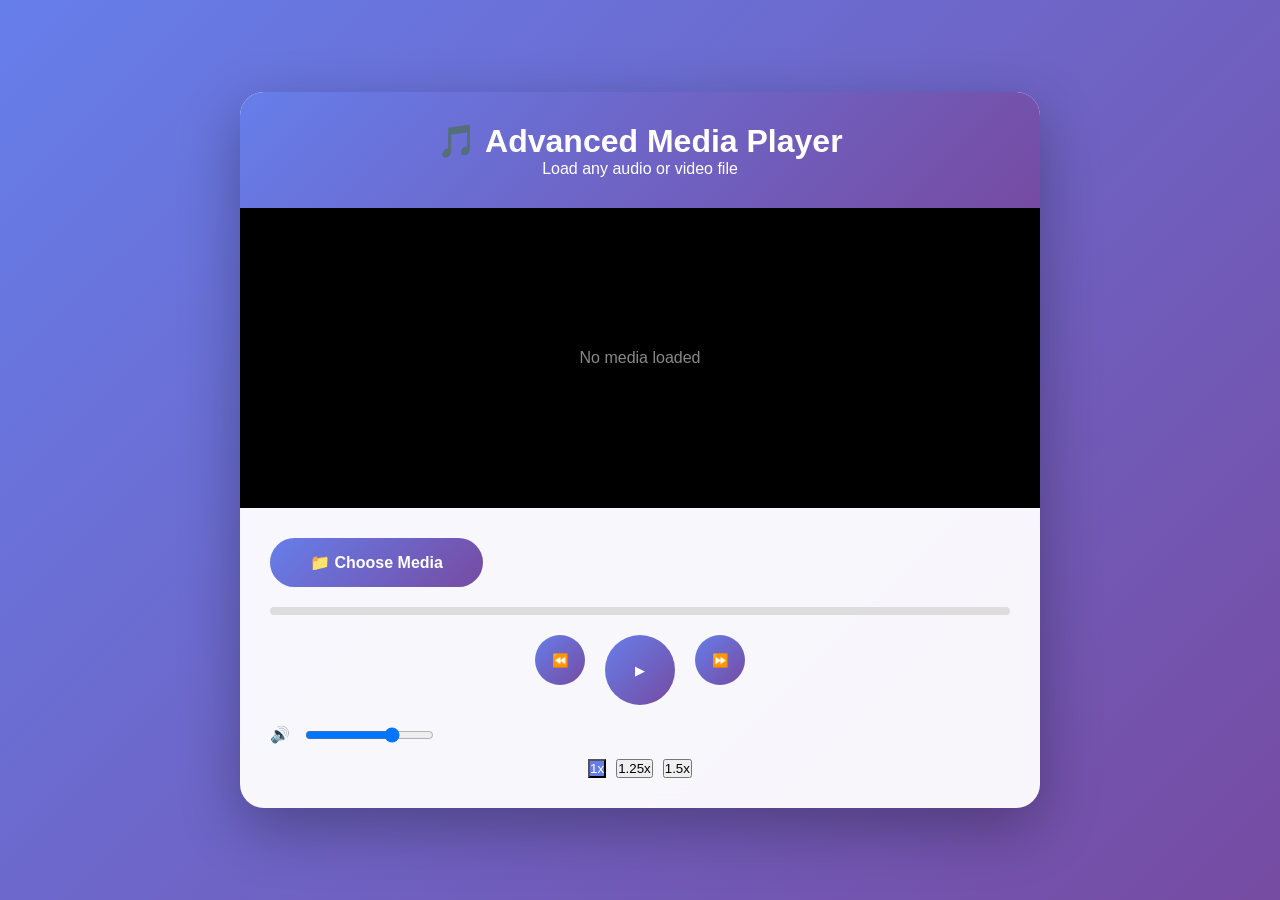
<file: Media player/index.html>
<!DOCTYPE html>
<html lang="en">

<head>
    <meta charset="UTF-8">
    <meta name="viewport" content="width=device-width, initial-scale=1.0">
    <title>Advanced Media Player</title>
    <style>
        /* ===== SAME CSS AS YOUR ORIGINAL (UNCHANGED) ===== */
        * {
            margin: 0;
            padding: 0;
            box-sizing: border-box;
        }

        body {
            font-family: 'Segoe UI', Tahoma, Geneva, Verdana, sans-serif;
            background: linear-gradient(135deg, #667eea 0%, #764ba2 100%);
            min-height: 100vh;
            display: flex;
            justify-content: center;
            align-items: center;
            padding: 20px;
        }

        .container {
            background: rgba(255, 255, 255, 0.95);
            backdrop-filter: blur(10px);
            border-radius: 24px;
            box-shadow: 0 20px 60px rgba(0, 0, 0, 0.3);
            max-width: 800px;
            width: 100%;
            overflow: hidden;
        }

        .player-header {
            background: linear-gradient(135deg, #667eea 0%, #764ba2 100%);
            padding: 30px;
            text-align: center;
            color: white;
        }

        .media-container {
            position: relative;
            background: #000;
            min-height: 300px;
            display: flex;
            justify-content: center;
            align-items: center;
        }

        video {
            width: 100%;
            max-height: 450px;
            display: none;
        }

        video.active {
            display: block;
        }

        .audio-visualizer {
            width: 100%;
            height: 300px;
            display: flex;
            justify-content: center;
            align-items: center;
            background: linear-gradient(135deg, #1a1a2e, #16213e);
        }

        .audio-visualizer.hidden {
            display: none;
        }

        .visualizer-bars {
            display: flex;
            gap: 4px;
            align-items: flex-end;
            height: 150px;
        }

        .bar {
            width: 8px;
            background: linear-gradient(to top, #667eea, #764ba2);
            border-radius: 4px 4px 0 0;
        }

        .placeholder {
            color: #888;
            text-align: center;
        }

        .placeholder.hidden {
            display: none;
        }

        .controls-section {
            padding: 30px;
        }

        .file-input-label {
            display: inline-block;
            padding: 15px 40px;
            background: linear-gradient(135deg, #667eea, #764ba2);
            color: white;
            border-radius: 50px;
            cursor: pointer;
            font-weight: 600;
        }

        input[type="file"] {
            display: none;
        }

        .progress-bar {
            height: 8px;
            background: #ddd;
            border-radius: 10px;
            overflow: hidden;
            margin-top: 20px;
        }

        .progress-fill {
            height: 100%;
            width: 0%;
            background: linear-gradient(90deg, #667eea, #764ba2);
        }

        .controls {
            display: flex;
            justify-content: center;
            gap: 20px;
            margin: 20px 0;
        }

        .control-btn {
            width: 50px;
            height: 50px;
            border-radius: 50%;
            border: none;
            background: linear-gradient(135deg, #667eea, #764ba2);
            color: white;
            cursor: pointer;
        }

        .control-btn.play-pause {
            width: 70px;
            height: 70px;
        }

        .volume-control {
            display: flex;
            align-items: center;
            gap: 15px;
        }

        .speed-control {
            display: flex;
            justify-content: center;
            gap: 10px;
            margin-top: 15px;
        }

        .speed-btn.active {
            background: #667eea;
            color: white;
        }
    </style>
</head>

<body>

    <div class="container">
        <div class="player-header">
            <h1>🎵 Advanced Media Player</h1>
            <p>Load any audio or video file</p>
        </div>

        <div class="media-container">
            <video id="videoPlayer"></video>
            <audio id="audioPlayer"></audio>

            <div class="audio-visualizer hidden" id="audioVisualizer">
                <div class="visualizer-bars">
                    <div class="bar"></div>
                    <div class="bar"></div>
                    <div class="bar"></div>
                    <div class="bar"></div>
                    <div class="bar"></div>
                    <div class="bar"></div>
                    <div class="bar"></div>
                    <div class="bar"></div>
                    <div class="bar"></div>
                    <div class="bar"></div>
                </div>
            </div>

            <div class="placeholder" id="placeholder">No media loaded</div>
        </div>

        <div class="controls-section">
            <label for="fileInput" class="file-input-label">📁 Choose Media</label>
            <input type="file" id="fileInput" accept="audio/*,video/*">

            <div class="progress-bar">
                <div class="progress-fill" id="progressFill"></div>
            </div>

            <div class="controls">
                <button id="rewindBtn" class="control-btn">⏪</button>

                <button id="playPauseBtn" class="control-btn play-pause">
                    <span id="playIcon">▶</span>
                    <span id="pauseIcon" style="display:none;">⏸</span>
                </button>

                <button id="forwardBtn" class="control-btn">⏩</button>
            </div>

            <div class="volume-control">
                🔊 <input type="range" id="volumeSlider" min="0" max="100" value="70">
            </div>

            <div class="speed-control">
                <button class="speed-btn active" data-speed="1">1x</button>
                <button class="speed-btn" data-speed="1.25">1.25x</button>
                <button class="speed-btn" data-speed="1.5">1.5x</button>
            </div>
        </div>
    </div>

    <script>
        const fileInput = document.getElementById("fileInput");
        const videoPlayer = document.getElementById("videoPlayer");
        const audioPlayer = document.getElementById("audioPlayer");
        const playPauseBtn = document.getElementById("playPauseBtn");
        const playIcon = document.getElementById("playIcon");
        const pauseIcon = document.getElementById("pauseIcon");
        const progressFill = document.getElementById("progressFill");
        const volumeSlider = document.getElementById("volumeSlider");
        const audioVisualizer = document.getElementById("audioVisualizer");
        const placeholder = document.getElementById("placeholder");
        const bars = document.querySelectorAll(".bar");
        const speedBtns = document.querySelectorAll(".speed-btn");

        let mediaElement = null;
        let isAudio = false;

        fileInput.addEventListener("change", e => {
            const file = e.target.files[0];
            if (!file) return;

            const url = URL.createObjectURL(file);
            placeholder.classList.add("hidden");

            if (file.type.startsWith("video")) {
                isAudio = false;
                mediaElement = videoPlayer;
                audioPlayer.pause();
                audioPlayer.src = "";
                videoPlayer.src = url;
                videoPlayer.classList.add("active");
                audioVisualizer.classList.add("hidden");
            } else {
                isAudio = true;
                mediaElement = audioPlayer;
                videoPlayer.pause();
                videoPlayer.src = "";
                audioPlayer.src = url;
                videoPlayer.classList.remove("active");
                audioVisualizer.classList.remove("hidden");
            }

            mediaElement.volume = volumeSlider.value / 100;
            attachMediaEvents(mediaElement);
        });

        playPauseBtn.onclick = () => {
            if (!mediaElement) return;
            if (mediaElement.paused) {
                mediaElement.play();
                playIcon.style.display = "none";
                pauseIcon.style.display = "inline";
                if (isAudio) animateBars();
            } else {
                mediaElement.pause();
                playIcon.style.display = "inline";
                pauseIcon.style.display = "none";
            }
        };

        volumeSlider.oninput = e => {
            if (mediaElement) mediaElement.volume = e.target.value / 100;
        };

        speedBtns.forEach(btn => {
            btn.onclick = () => {
                if (!mediaElement) return;
                mediaElement.playbackRate = btn.dataset.speed;
                speedBtns.forEach(b => b.classList.remove("active"));
                btn.classList.add("active");
            };
        });

        function attachMediaEvents(media) {
            media.ontimeupdate = () => {
                progressFill.style.width =
                    (media.currentTime / media.duration) * 100 + "%";
            };
            media.onended = () => {
                playIcon.style.display = "inline";
                pauseIcon.style.display = "none";
            };
        }

        function animateBars() {
            if (!mediaElement || mediaElement.paused || !isAudio) return;
            bars.forEach(bar => {
                bar.style.height = Math.random() * 120 + "px";
            });
            requestAnimationFrame(animateBars);
        }
    </script>

</body>

</html>
</file>
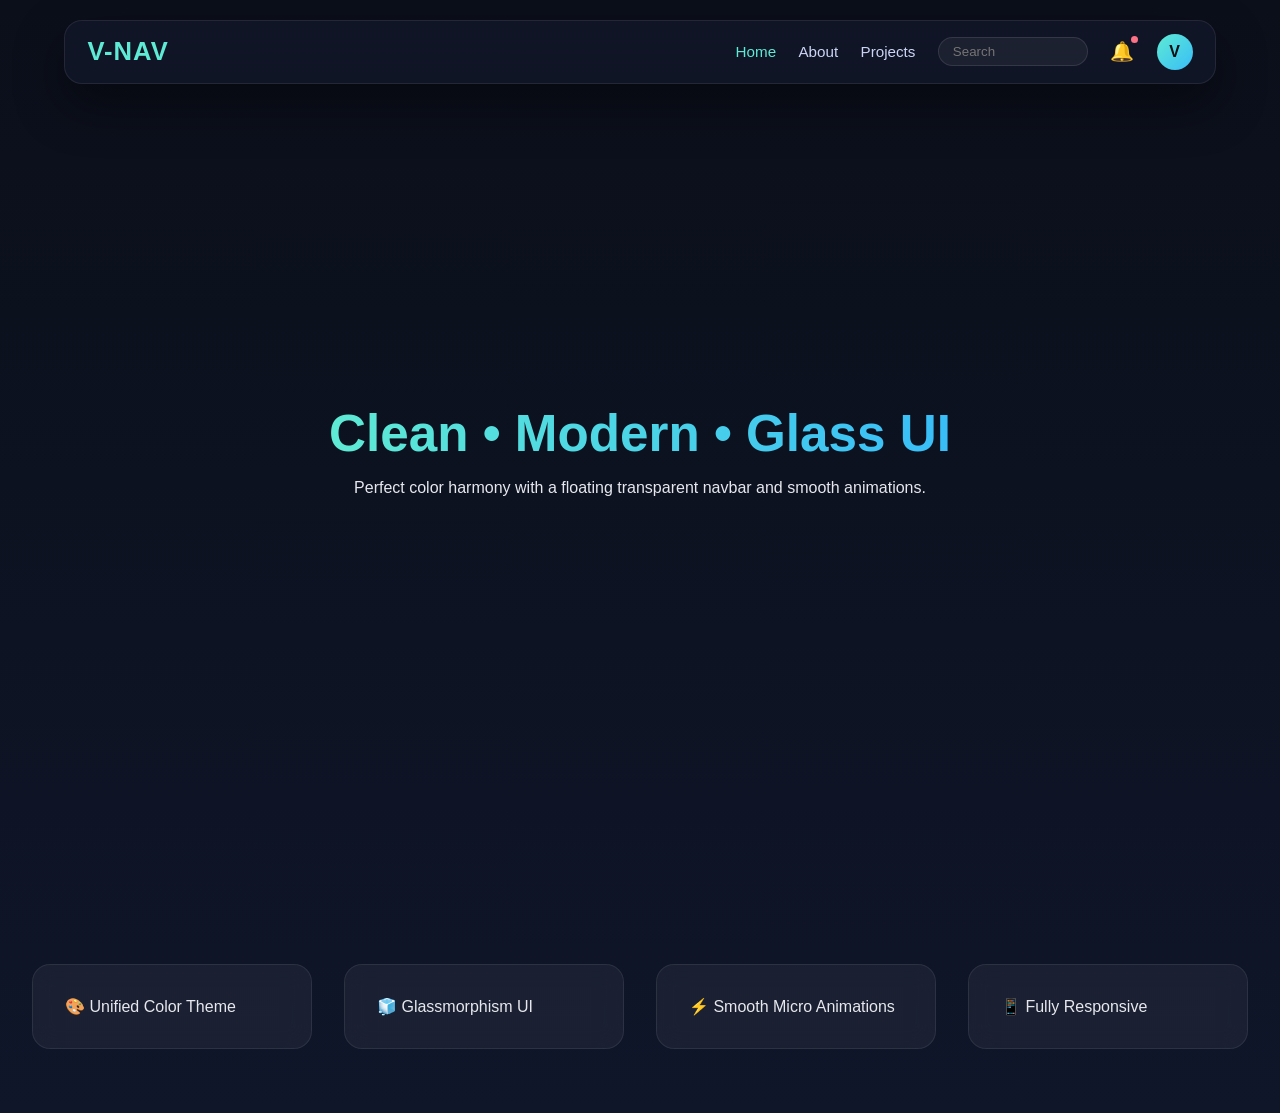
<file: Navbars/index.html>
<!DOCTYPE html>
<html lang="en">

<head>
    <meta charset="UTF-8">
    <meta name="viewport" content="width=device-width, initial-scale=1.0">
    <title>Glass Navbar UI</title>

    <style>
        /* ========== RESET ========== */
        * {
            margin: 0;
            padding: 0;
            box-sizing: border-box;
            font-family: "Segoe UI", sans-serif;
        }

        body {
            background: linear-gradient(180deg, #0b0f1a, #0f1629);
            color: #e6e8ee;
            overflow-x: hidden;
        }

        /* ========== SCROLL PROGRESS ========== */
        .progress-bar {
            position: fixed;
            top: 0;
            left: 0;
            height: 3px;
            width: 0%;
            background: #5eead4;
            z-index: 3000;
        }

        /* ========== NAVBAR WRAPPER ========== */
        .nav-wrapper {
            position: fixed;
            top: 20px;
            width: 100%;
            display: flex;
            justify-content: center;
            z-index: 2000;
            transition: 0.4s;
        }

        .nav-wrapper.hide {
            transform: translateY(-120%);
        }

        /* ========== NAVBAR BOX ========== */
        .navbar {
            width: 90%;
            max-width: 1200px;
            background: rgba(20, 26, 45, 0.65);
            backdrop-filter: blur(18px);
            border-radius: 18px;
            padding: 0.8rem 1.4rem;
            border: 1px solid rgba(255, 255, 255, 0.08);
            box-shadow: 0 20px 50px rgba(0, 0, 0, 0.45);
            transition: 0.4s;
        }

        .navbar.scrolled {
            box-shadow: 0 30px 80px rgba(0, 0, 0, 0.7);
        }

        /* ========== NAV CONTENT ========== */
        .nav-container {
            display: flex;
            align-items: center;
            justify-content: space-between;
        }

        /* LOGO */
        .logo {
            font-size: 1.6rem;
            font-weight: 800;
            color: #5eead4;
            letter-spacing: 1px;
        }

        /* MENU */
        .nav-menu {
            list-style: none;
            display: flex;
            align-items: center;
            gap: 1.4rem;
        }

        .nav-link {
            text-decoration: none;
            color: #cbd5f5;
            font-size: 0.95rem;
            position: relative;
            transition: 0.3s;
        }

        .nav-link:hover,
        .nav-link.active {
            color: #5eead4;
        }

        .nav-link::after {
            content: "";
            position: absolute;
            left: 0;
            bottom: -6px;
            width: 0%;
            height: 2px;
            background: #5eead4;
            transition: 0.3s;
        }

        .nav-link:hover::after {
            width: 100%;
        }

        /* SEARCH */
        .search-box input {
            padding: 6px 14px;
            border-radius: 20px;
            border: 1px solid rgba(255, 255, 255, 0.1);
            background: rgba(255, 255, 255, 0.05);
            color: white;
            outline: none;
            width: 150px;
            transition: 0.3s;
        }

        .search-box input:focus {
            width: 210px;
            border-color: #5eead4;
        }

        /* ICON */
        .icon {
            font-size: 1.2rem;
            position: relative;
            cursor: pointer;
        }

        .icon::after {
            content: "";
            position: absolute;
            top: -4px;
            right: -4px;
            width: 7px;
            height: 7px;
            background: #fb7185;
            border-radius: 50%;
            animation: pulse 1.5s infinite;
        }

        @keyframes pulse {
            0% {
                transform: scale(1);
                opacity: 1;
            }

            100% {
                transform: scale(2);
                opacity: 0;
            }
        }

        /* PROFILE */
        .profile {
            position: relative;
        }

        .avatar {
            width: 36px;
            height: 36px;
            border-radius: 50%;
            background: linear-gradient(135deg, #5eead4, #38bdf8);
            display: flex;
            align-items: center;
            justify-content: center;
            color: #041014;
            font-weight: 700;
            cursor: pointer;
        }

        .profile-menu {
            position: absolute;
            top: 130%;
            right: 0;
            background: rgba(20, 26, 45, 0.9);
            backdrop-filter: blur(10px);
            border-radius: 12px;
            overflow: hidden;
            min-width: 160px;
            opacity: 0;
            visibility: hidden;
            transform: translateY(10px);
            transition: 0.3s;
            border: 1px solid rgba(255, 255, 255, 0.08);
        }

        .profile-menu a {
            display: block;
            padding: 10px;
            text-decoration: none;
            color: #e6e8ee;
        }

        .profile-menu a:hover {
            background: rgba(255, 255, 255, 0.06);
        }

        .profile.active .profile-menu {
            opacity: 1;
            visibility: visible;
            transform: translateY(0);
        }

        /* HAMBURGER */
        .hamburger {
            display: none;
            flex-direction: column;
            gap: 5px;
            cursor: pointer;
        }

        .hamburger span {
            width: 26px;
            height: 3px;
            background: #e6e8ee;
            transition: 0.3s;
        }

        .hamburger.active span:nth-child(1) {
            transform: rotate(45deg) translate(5px, 5px);
        }

        .hamburger.active span:nth-child(2) {
            opacity: 0;
        }

        .hamburger.active span:nth-child(3) {
            transform: rotate(-45deg) translate(5px, -5px);
        }

        /* RESPONSIVE */
        @media(max-width:900px) {
            .hamburger {
                display: flex;
            }

            .nav-menu {
                position: absolute;
                top: 110%;
                left: 0;
                width: 100%;
                background: rgba(20, 26, 45, 0.9);
                backdrop-filter: blur(14px);
                flex-direction: column;
                align-items: flex-start;
                padding: 1.5rem;
                border-radius: 16px;
                max-height: 0;
                overflow: hidden;
                transition: 0.4s;
            }

            .nav-menu.active {
                max-height: 600px;
            }
        }

        /* ========== HERO ========== */
        .hero {
            height: 100vh;
            display: flex;
            flex-direction: column;
            justify-content: center;
            align-items: center;
            text-align: center;
            padding: 2rem;
        }

        .hero h1 {
            font-size: 3.2rem;
            background: linear-gradient(90deg, #5eead4, #38bdf8);
            -webkit-background-clip: text;
            color: transparent;
            animation: fadeUp 1s ease forwards;
        }

        .hero p {
            max-width: 620px;
            margin-top: 1rem;
            opacity: 0;
            animation: fadeUp 1s ease forwards 0.4s;
        }

        /* ========== FEATURES ========== */
        .features {
            padding: 4rem 2rem;
            display: grid;
            grid-template-columns: repeat(auto-fit, minmax(250px, 1fr));
            gap: 2rem;
        }

        .card {
            background: rgba(255, 255, 255, 0.05);
            backdrop-filter: blur(12px);
            border-radius: 18px;
            padding: 2rem;
            border: 1px solid rgba(255, 255, 255, 0.08);
            transition: 0.4s;
        }

        .card:hover {
            transform: translateY(-12px);
            box-shadow: 0 25px 60px rgba(0, 0, 0, 0.6);
        }

        /* ANIMATION */
        @keyframes fadeUp {
            from {
                transform: translateY(40px);
                opacity: 0;
            }

            to {
                transform: translateY(0);
                opacity: 1;
            }
        }
    </style>
</head>

<body>

    <div class="progress-bar" id="progress"></div>

    <div class="nav-wrapper" id="navWrapper">
        <nav class="navbar" id="navbar">
            <div class="nav-container">

                <div class="logo">V-NAV</div>

                <div class="hamburger" id="hamburger">
                    <span></span><span></span><span></span>
                </div>

                <ul class="nav-menu" id="navMenu">
                    <li><a class="nav-link active" href="#">Home</a></li>
                    <li><a class="nav-link" href="#">About</a></li>
                    <li><a class="nav-link" href="#">Projects</a></li>

                    <li class="search-box">
                        <input type="text" placeholder="Search">
                    </li>

                    <li class="icon">🔔</li>

                    <li class="profile" id="profile">
                        <div class="avatar">V</div>
                        <div class="profile-menu">
                            <a href="#">Profile</a>
                            <a href="#">Settings</a>
                            <a href="#">Logout</a>
                        </div>
                    </li>
                </ul>
            </div>
        </nav>
    </div>

    <section class="hero">
        <h1>Clean • Modern • Glass UI</h1>
        <p>Perfect color harmony with a floating transparent navbar and smooth animations.</p>
    </section>

    <section class="features">
        <div class="card">🎨 Unified Color Theme</div>
        <div class="card">🧊 Glassmorphism UI</div>
        <div class="card">⚡ Smooth Micro Animations</div>
        <div class="card">📱 Fully Responsive</div>
    </section>

    <script>
        const hamburger = document.getElementById("hamburger");
        const navMenu = document.getElementById("navMenu");
        const profile = document.getElementById("profile");
        const navbar = document.getElementById("navbar");
        const wrapper = document.getElementById("navWrapper");
        const progress = document.getElementById("progress");

        hamburger.onclick = () => {
            hamburger.classList.toggle("active");
            navMenu.classList.toggle("active");
        };

        profile.onclick = () => {
            profile.classList.toggle("active");
        };

        let lastScroll = 0;
        window.addEventListener("scroll", () => {
            let current = window.scrollY;

            wrapper.classList.toggle("hide", current > lastScroll && current > 200);
            navbar.classList.toggle("scrolled", current > 30);

            lastScroll = current;

            let height = document.documentElement.scrollHeight - window.innerHeight;
            progress.style.width = (current / height) * 100 + "%";
        });
    </script>

</body>

</html>
</file>
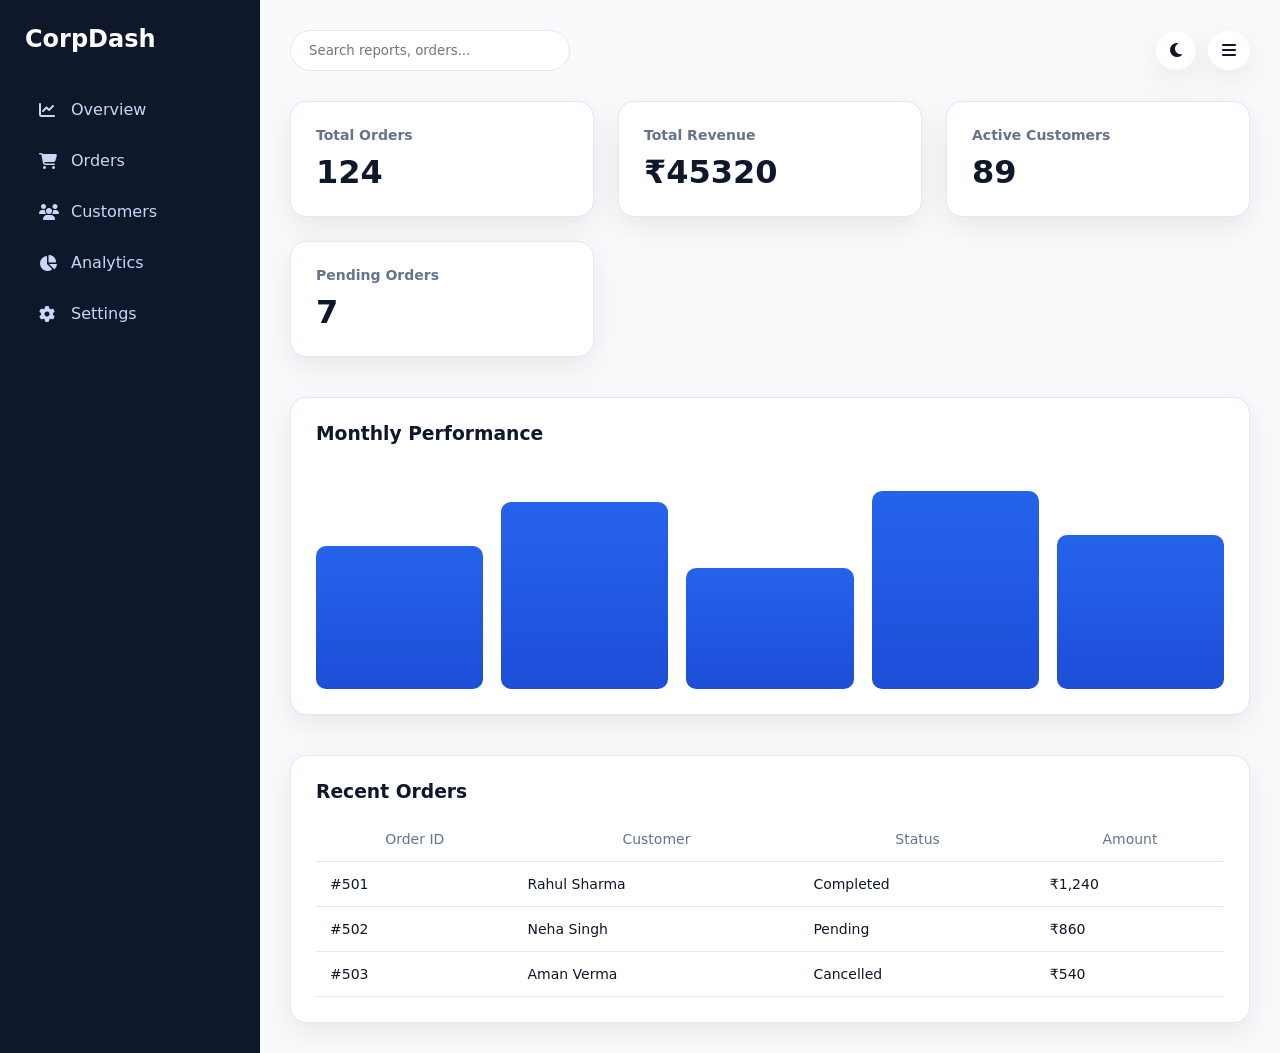
<file: Dashboard templetes/dashboard1.html>
<!DOCTYPE html>
<html lang="en">

<head>
    <meta charset="UTF-8">
    <meta name="viewport" content="width=device-width, initial-scale=1.0">
    <title>Professional Dashboard</title>

    <!-- Font Awesome Icons -->
    <link rel="stylesheet" href="https://cdnjs.cloudflare.com/ajax/libs/font-awesome/6.5.1/css/all.min.css">

    <style>
        /* ========== THEME ========= */
        :root {
            --primary: #2563eb;
            /* Professional Blue */
            --secondary: #0f172a;
            /* Dark Navy */
            --bg: #f8fafc;
            --card: #ffffff;
            --text: #0f172a;
            --muted: #64748b;
            --border: #e2e8f0;
            --shadow: 0 10px 30px rgba(0, 0, 0, 0.08);
        }

        body.dark {
            --bg: #020617;
            --card: #020617;
            --text: #e5e7eb;
            --muted: #94a3b8;
            --border: #1e293b;
        }

        /* ========== RESET ========= */
        * {
            margin: 0;
            padding: 0;
            box-sizing: border-box;
            font-family: Inter, Segoe UI, system-ui, sans-serif;
        }

        body {
            background: var(--bg);
            color: var(--text);
            transition: .3s;
        }

        /* ========== LAYOUT ========= */
        .wrapper {
            display: flex;
            min-height: 100vh;
        }

        /* ========== SIDEBAR ========= */
        .sidebar {
            width: 260px;
            background: var(--secondary);
            color: #fff;
            padding: 25px;
            transition: .3s;
        }

        .sidebar h2 {
            margin-bottom: 35px;
            font-weight: 600;
        }

        .sidebar a {
            display: flex;
            align-items: center;
            gap: 14px;
            color: #cbd5f5;
            text-decoration: none;
            padding: 12px 14px;
            border-radius: 10px;
            margin-bottom: 8px;
            transition: .25s;
        }

        .sidebar a i {
            width: 18px;
        }

        .sidebar a:hover {
            background: rgba(255, 255, 255, .08);
            color: #fff;
        }

        /* ========== MAIN ========= */
        .main {
            flex: 1;
            padding: 30px;
        }

        /* ========== TOPBAR ========= */
        .topbar {
            display: flex;
            justify-content: space-between;
            align-items: center;
            margin-bottom: 30px;
        }

        .search {
            width: 280px;
            padding: 12px 18px;
            border: 1px solid var(--border);
            border-radius: 25px;
            outline: none;
            background: var(--card);
            color: var(--text);
        }

        .actions {
            display: flex;
            gap: 12px;
        }

        .btn {
            padding: 10px 14px;
            border-radius: 50%;
            background: var(--card);
            box-shadow: var(--shadow);
            cursor: pointer;
        }

        /* ========== CARDS ========= */
        .cards {
            display: grid;
            grid-template-columns: repeat(auto-fit, minmax(240px, 1fr));
            gap: 24px;
        }

        .card {
            background: var(--card);
            padding: 25px;
            border-radius: 16px;
            border: 1px solid var(--border);
            box-shadow: var(--shadow);
            transition: .3s;
        }

        .card:hover {
            transform: translateY(-6px);
        }

        .card h4 {
            color: var(--muted);
            font-size: 14px;
            margin-bottom: 10px;
        }

        .card h1 {
            font-size: 32px;
            font-weight: 600;
        }

        /* ========== CHART ========= */
        .chart {
            margin-top: 40px;
            background: var(--card);
            padding: 25px;
            border-radius: 16px;
            border: 1px solid var(--border);
            box-shadow: var(--shadow);
        }

        .bars {
            display: flex;
            gap: 18px;
            height: 220px;
            align-items: flex-end;
            margin-top: 25px;
        }

        .bar {
            flex: 1;
            background: linear-gradient(180deg, var(--primary), #1d4ed8);
            border-radius: 10px;
            animation: grow 1s ease;
        }

        @keyframes grow {
            from {
                height: 0
            }
        }

        /* ========== TABLE ========= */
        .table-box {
            margin-top: 40px;
            background: var(--card);
            padding: 25px;
            border-radius: 16px;
            border: 1px solid var(--border);
            box-shadow: var(--shadow);
        }

        table {
            width: 100%;
            border-collapse: collapse;
        }

        th,
        td {
            padding: 14px;
            border-bottom: 1px solid var(--border);
            font-size: 14px;
        }

        th {
            color: var(--muted);
            font-weight: 500;
        }

        tr:hover {
            background: rgba(37, 99, 235, .05);
        }

        /* ========== RESPONSIVE ========= */
        @media(max-width:900px) {
            .sidebar {
                position: fixed;
                left: -260px;
                z-index: 20;
            }

            .sidebar.active {
                left: 0;
            }
        }
    </style>
</head>

<body>

    <div class="wrapper">

        <!-- SIDEBAR -->
        <div class="sidebar" id="sidebar">
            <h2>CorpDash</h2>
            <a href="#"><i class="fa-solid fa-chart-line"></i> Overview</a>
            <a href="#"><i class="fa-solid fa-cart-shopping"></i> Orders</a>
            <a href="#"><i class="fa-solid fa-users"></i> Customers</a>
            <a href="#"><i class="fa-solid fa-chart-pie"></i> Analytics</a>
            <a href="#"><i class="fa-solid fa-gear"></i> Settings</a>
        </div>

        <!-- MAIN -->
        <div class="main">

            <!-- TOPBAR -->
            <div class="topbar">
                <input class="search" placeholder="Search reports, orders..." />
                <div class="actions">
                    <div class="btn" onclick="toggleTheme()">
                        <i class="fa-solid fa-moon"></i>
                    </div>
                    <div class="btn" onclick="toggleSidebar()">
                        <i class="fa-solid fa-bars"></i>
                    </div>
                </div>
            </div>

            <!-- CARDS -->
            <div class="cards">
                <div class="card">
                    <h4>Total Orders</h4>
                    <h1 id="orders">0</h1>
                </div>
                <div class="card">
                    <h4>Total Revenue</h4>
                    <h1 id="revenue">₹0</h1>
                </div>
                <div class="card">
                    <h4>Active Customers</h4>
                    <h1 id="customers">0</h1>
                </div>
                <div class="card">
                    <h4>Pending Orders</h4>
                    <h1 id="pending">0</h1>
                </div>
            </div>

            <!-- CHART -->
            <div class="chart">
                <h3>Monthly Performance</h3>
                <div class="bars">
                    <div class="bar" style="height:65%"></div>
                    <div class="bar" style="height:85%"></div>
                    <div class="bar" style="height:55%"></div>
                    <div class="bar" style="height:90%"></div>
                    <div class="bar" style="height:70%"></div>
                </div>
            </div>

            <!-- TABLE -->
            <div class="table-box">
                <h3 style="margin-bottom:15px;">Recent Orders</h3>
                <table>
                    <tr>
                        <th>Order ID</th>
                        <th>Customer</th>
                        <th>Status</th>
                        <th>Amount</th>
                    </tr>
                    <tr>
                        <td>#501</td>
                        <td>Rahul Sharma</td>
                        <td>Completed</td>
                        <td>₹1,240</td>
                    </tr>
                    <tr>
                        <td>#502</td>
                        <td>Neha Singh</td>
                        <td>Pending</td>
                        <td>₹860</td>
                    </tr>
                    <tr>
                        <td>#503</td>
                        <td>Aman Verma</td>
                        <td>Cancelled</td>
                        <td>₹540</td>
                    </tr>
                </table>
            </div>

        </div>
    </div>

    <script>
        function animate(id, value, prefix = "") {
            let el = document.getElementById(id), i = 0;
            let t = setInterval(() => {
                i += Math.ceil(value / 40);
                if (i >= value) { i = value; clearInterval(t); }
                el.innerText = prefix + i;
            }, 30);
        }

        animate("orders", 124);
        animate("customers", 89);
        animate("pending", 7);
        animate("revenue", 45320, "₹");

        function toggleTheme() {
            document.body.classList.toggle("dark");
        }

        function toggleSidebar() {
            document.getElementById("sidebar").classList.toggle("active");
        }
    </script>

</body>

</html>
</file>
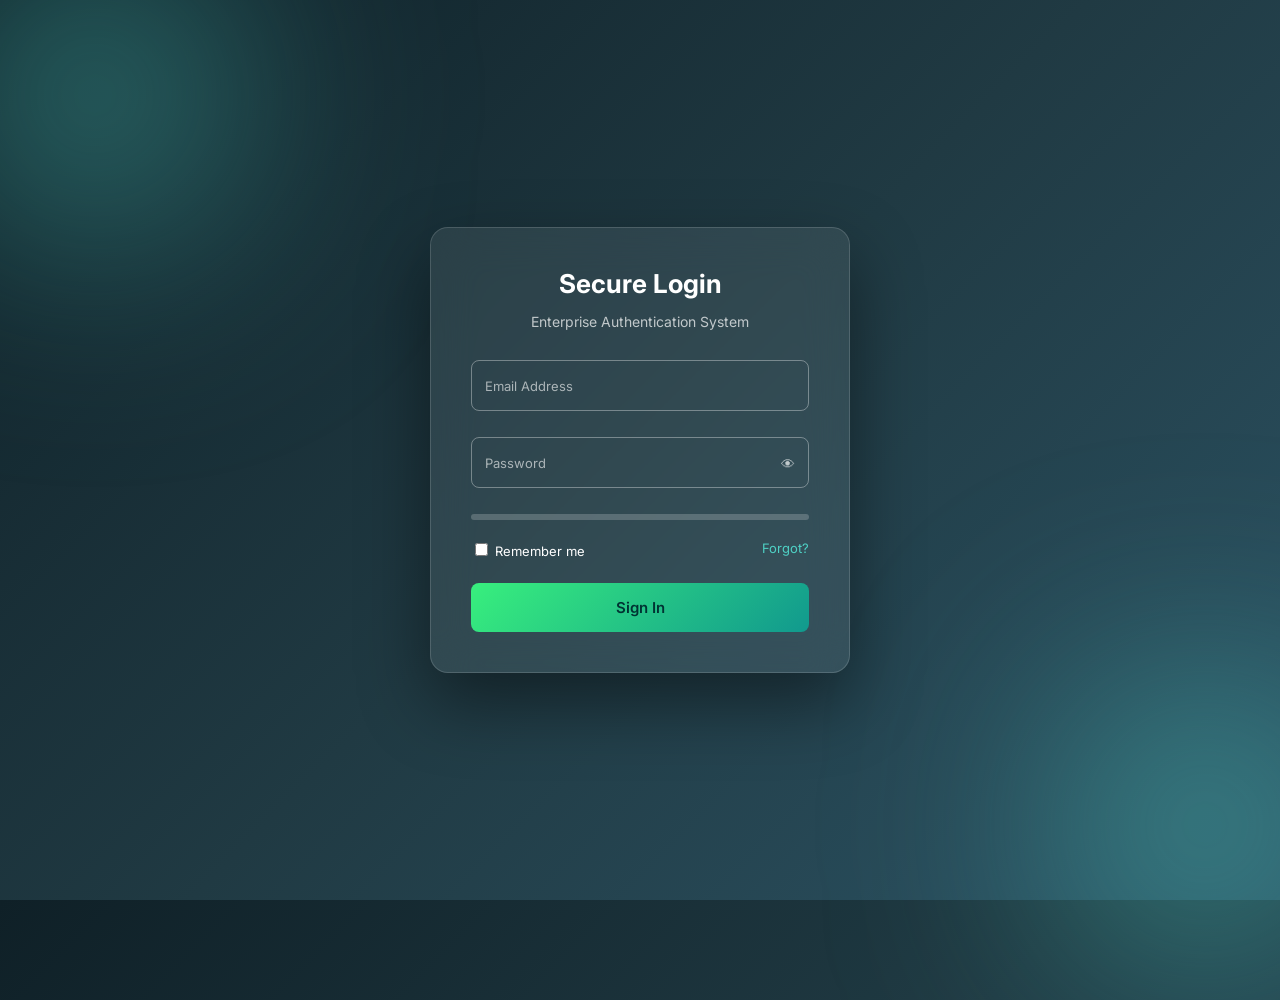
<file: Log in pages templetes/advanced-login.html>
<!DOCTYPE html>
<html lang="en">

<head>
    <meta charset="UTF-8">
    <title>Enterprise Secure Login</title>
    <meta name="viewport" content="width=device-width, initial-scale=1.0">

    <link href="https://fonts.googleapis.com/css2?family=Inter:wght@400;500;600;700&display=swap" rel="stylesheet">

    <style>
        :root {
            --accent: #4fd1c5;
            --danger: #ff6b6b;
            --success: #1dd1a1;
        }

        * {
            box-sizing: border-box;
            font-family: 'Inter', sans-serif
        }

        body {
            margin: 0;
            height: 100vh;
            background: linear-gradient(135deg, #0f2027, #203a43, #2c5364);
            display: flex;
            justify-content: center;
            align-items: center;
            color: #fff;
            overflow: hidden;
        }

        /* ===== Animated Background ===== */
        .blob {
            position: absolute;
            width: 350px;
            height: 350px;
            background: radial-gradient(circle, var(--accent), transparent 70%);
            filter: blur(120px);
            animation: float 12s infinite alternate;
        }

        .blob.one {
            top: -80px;
            left: -80px
        }

        .blob.two {
            bottom: -100px;
            right: -100px;
            animation-delay: 4s
        }

        @keyframes float {
            from {
                transform: translateY(0)
            }

            to {
                transform: translateY(60px)
            }
        }

        /* ===== Card ===== */
        .card {
            width: 420px;
            padding: 40px;
            background: rgba(255, 255, 255, 0.08);
            backdrop-filter: blur(22px);
            border-radius: 18px;
            border: 1px solid rgba(255, 255, 255, 0.15);
            box-shadow: 0 30px 70px rgba(0, 0, 0, 0.45);
            z-index: 2;
            animation: fadeIn 0.8s ease;
        }

        @keyframes fadeIn {
            from {
                opacity: 0;
                transform: translateY(30px)
            }

            to {
                opacity: 1;
                transform: none
            }
        }

        .header {
            text-align: center;
            margin-bottom: 30px;
        }

        .header h1 {
            margin: 0;
            font-size: 26px
        }

        .header p {
            opacity: 0.7;
            font-size: 14px
        }

        /* ===== Input Group (FIXED) ===== */
        .input-group {
            position: relative;
            margin-bottom: 26px;
        }

        .input-group input {
            width: 100%;
            padding: 16px 44px 16px 14px;
            background: transparent;
            border: 1px solid rgba(255, 255, 255, 0.35);
            border-radius: 8px;
            color: #fff;
            font-size: 14px;
            outline: none;
        }

        .input-group label {
            position: absolute;
            left: 14px;
            top: 50%;
            transform: translateY(-50%);
            font-size: 13px;
            color: rgba(255, 255, 255, 0.6);
            pointer-events: none;
            transition: 0.3s;
            background: transparent;
        }

        /* ✅ CORRECT FLOATING LOGIC */
        .input-group input:not(:placeholder-shown)+label,
        .input-group input:focus+label {
            top: -8px;
            font-size: 11px;
            color: var(--accent);
        }

        /* ===== Icons ===== */
        .icon {
            position: absolute;
            right: 14px;
            top: 50%;
            transform: translateY(-50%);
            font-size: 14px;
            opacity: 0.7;
        }

        .icon.valid {
            color: var(--success)
        }

        .icon.invalid {
            color: var(--danger)
        }

        .toggle {
            cursor: pointer;
        }

        /* ===== Strength ===== */
        .strength {
            height: 6px;
            border-radius: 6px;
            background: rgba(255, 255, 255, 0.2);
            margin-bottom: 20px;
        }

        .strength span {
            display: block;
            height: 100%;
            width: 0;
            border-radius: 6px;
            transition: 0.4s;
        }

        /* ===== Options ===== */
        .options {
            display: flex;
            justify-content: space-between;
            font-size: 13px;
            margin-bottom: 24px;
        }

        .options a {
            color: var(--accent);
            text-decoration: none;
        }

        /* ===== Button ===== */
        button {
            width: 100%;
            padding: 15px;
            border: none;
            border-radius: 8px;
            font-size: 15px;
            font-weight: 600;
            cursor: pointer;
            background: linear-gradient(135deg, #38ef7d, #11998e);
            color: #003333;
        }

        button:disabled {
            opacity: 0.7;
            cursor: not-allowed;
        }

        /* ===== Loader ===== */
        .loader {
            display: none;
            text-align: center;
            margin-top: 15px;
            font-size: 13px;
            opacity: 0.7;
        }

        /* ===== OTP ===== */
        #otpForm {
            display: none
        }

        /* ===== Caps Lock ===== */
        .caps {
            font-size: 12px;
            color: var(--danger);
            display: none;
            margin-top: -12px;
            margin-bottom: 12px;
        }

        /* ===== Dashboard ===== */
        .dashboard {
            display: none;
            text-align: center;
        }

        .dashboard h2 {
            margin-bottom: 10px
        }

        @media(max-width:480px) {
            .card {
                width: 90%;
                padding: 30px
            }
        }
    </style>
</head>

<body>

    <div class="blob one"></div>
    <div class="blob two"></div>

    <div class="card">

        <div class="header">
            <h1>Secure Login</h1>
            <p>Enterprise Authentication System</p>
        </div>

        <!-- LOGIN -->
        <form id="loginForm">

            <div class="input-group">
                <input type="email" id="email" placeholder=" " required>
                <label>Email Address</label>
                <span class="icon" id="emailIcon"></span>
            </div>

            <div class="input-group">
                <input type="password" id="password" placeholder=" " required>
                <label>Password</label>
                <span class="icon toggle" onclick="togglePassword()">👁</span>
            </div>

            <div class="caps" id="caps">⚠ Caps Lock is ON</div>

            <div class="strength"><span id="bar"></span></div>

            <div class="options">
                <label><input type="checkbox"> Remember me</label>
                <a href="#">Forgot?</a>
            </div>

            <button id="loginBtn">Sign In</button>
            <div class="loader" id="loader">Authenticating...</div>
        </form>

        <!-- OTP -->
        <form id="otpForm">
            <div class="input-group">
                <input type="text" maxlength="6" placeholder=" " required>
                <label>Enter OTP</label>
            </div>
            <button>Verify OTP</button>
        </form>

        <!-- DASHBOARD -->
        <div class="dashboard" id="dashboard">
            <h2>Welcome 👋</h2>
            <p>Login Successful</p>
        </div>

    </div>

    <script>
        /* ===== Email Validation ===== */
        const email = document.getElementById("email");
        const emailIcon = document.getElementById("emailIcon");

        email.addEventListener("input", () => {
            if (email.value === "") {
                emailIcon.textContent = "";
                return;
            }
            if (email.checkValidity()) {
                emailIcon.textContent = "✔";
                emailIcon.className = "icon valid";
            } else {
                emailIcon.textContent = "✖";
                emailIcon.className = "icon invalid";
            }
        });

        /* ===== Password Strength ===== */
        const password = document.getElementById("password");
        const bar = document.getElementById("bar");

        password.addEventListener("input", () => {
            let s = 0, v = password.value;
            if (v.length >= 8) s++;
            if (/[A-Z]/.test(v)) s++;
            if (/[0-9]/.test(v)) s++;
            if (/[^A-Za-z0-9]/.test(v)) s++;
            const colors = ["red", "orange", "yellow", "#48dbfb", "#1dd1a1"];
            bar.style.width = (s * 25) + "%";
            bar.style.background = colors[s];
        });

        /* ===== Caps Lock ===== */
        password.addEventListener("keyup", e => {
            document.getElementById("caps").style.display =
                e.getModifierState("CapsLock") ? "block" : "none";
        });

        /* ===== Toggle Password ===== */
        function togglePassword() {
            password.type = password.type === "password" ? "text" : "password";
        }

        /* ===== Login Flow ===== */
        document.getElementById("loginForm").addEventListener("submit", e => {
            e.preventDefault();
            document.getElementById("loginBtn").disabled = true;
            document.getElementById("loader").style.display = "block";

            setTimeout(() => {
                document.getElementById("loginForm").style.display = "none";
                document.getElementById("otpForm").style.display = "block";
            }, 1500);
        });

        /* ===== OTP ===== */
        document.getElementById("otpForm").addEventListener("submit", e => {
            e.preventDefault();
            document.getElementById("otpForm").style.display = "none";
            document.getElementById("dashboard").style.display = "block";
        });
    </script>

</body>

</html>
</file>
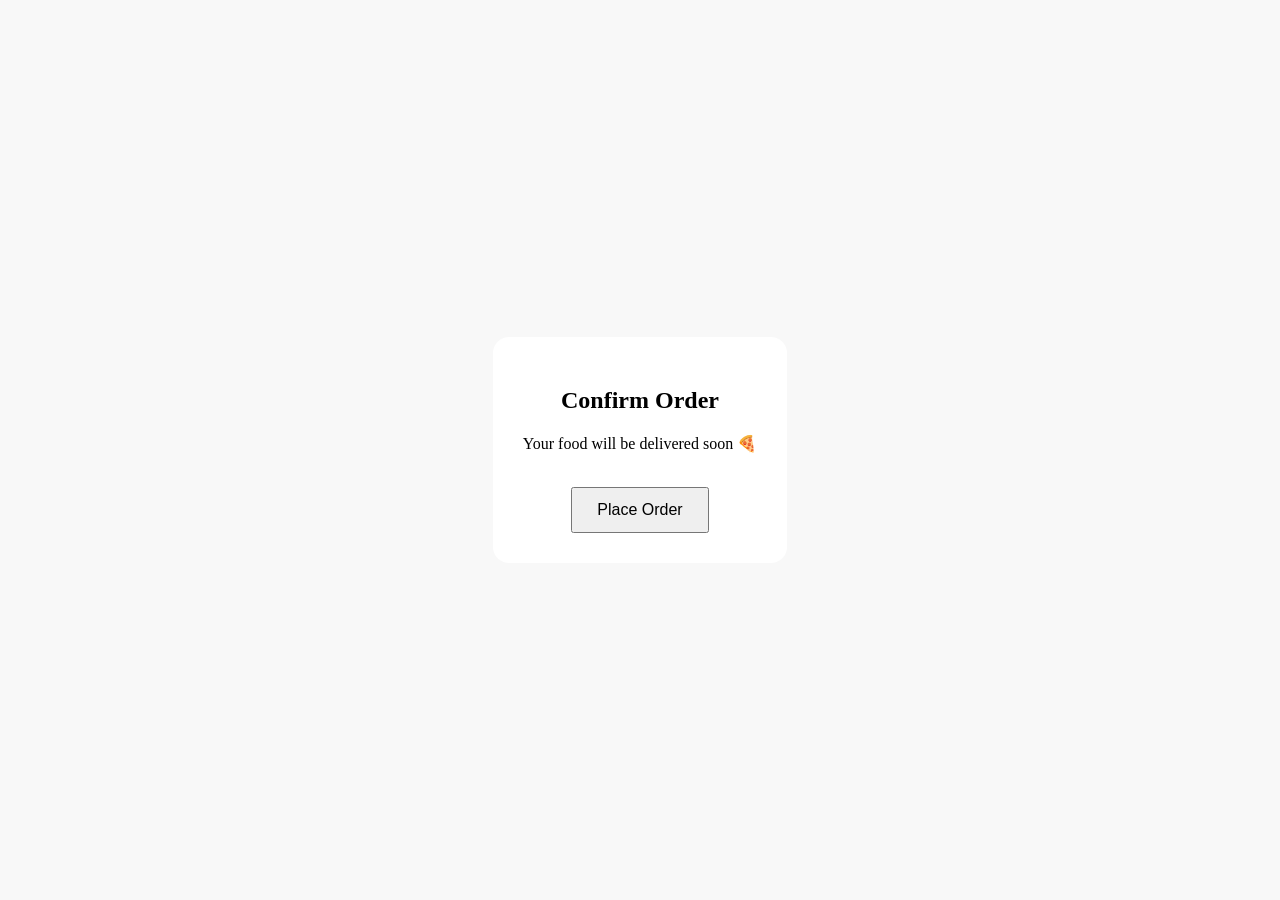
<file: Food ordering website UI/customer/cart.html>
<!DOCTYPE html>
<html>

<head>
    <meta charset="UTF-8">
    <title>Foodly | Checkout</title>
    <meta name="viewport" content="width=device-width, initial-scale=1.0">
    <style>
        body {
            margin: 0;
            font-family: Inter;
            background: #f8f8f8;
            display: flex;
            align-items: center;
            justify-content: center;
            height: 100vh
        }

        .box {
            background: #fff;
            padding: 30px;
            border-radius: 16px;
            text-align: center
        }

        button {
            padding: 12px 24px;
            font-size: 16px
        }
    </style>
</head>

<body>

    <div class="box">
        <h2>Confirm Order</h2>
        <p>Your food will be delivered soon 🍕</p><br>
        <button onclick="placeOrder()">Place Order</button>
    </div>

    <script>
        function placeOrder() {
            localStorage.removeItem("cart");
            alert("Order placed successfully!");
            window.location.href = "index.html";
        }
    </script>

</body>

</html>
</file>
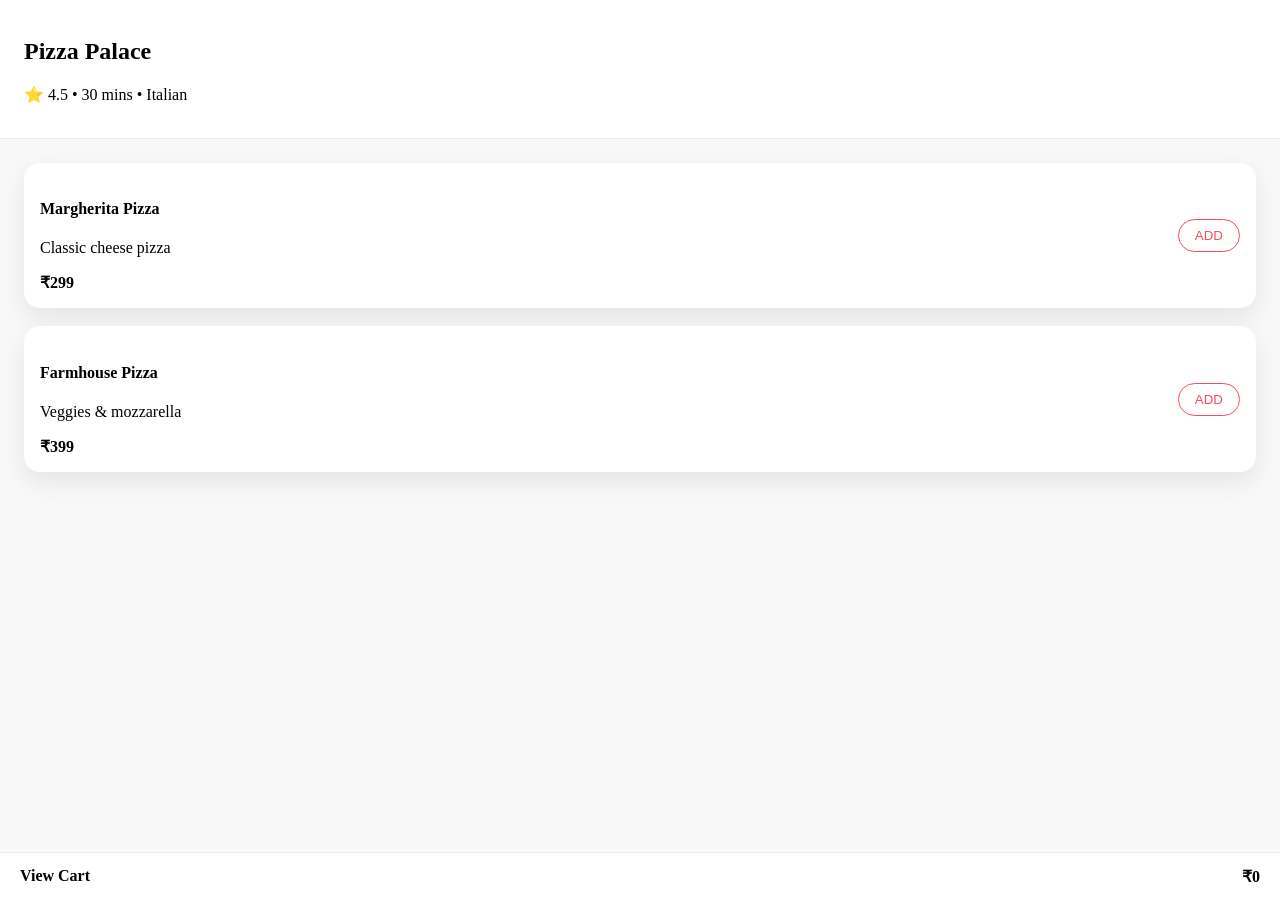
<file: Food ordering website UI/customer/resturant.html>
<!DOCTYPE html>
<html lang="en">

<head>
    <meta charset="UTF-8">
    <title>Foodly | Pizza Palace</title>
    <meta name="viewport" content="width=device-width, initial-scale=1.0">
    <style>
        body {
            margin: 0;
            font-family: Inter;
            background: #f8f8f8
        }

        .header {
            background: #fff;
            padding: 18px 24px;
            border-bottom: 1px solid #eaeaea
        }

        .container {
            padding: 24px;
            padding-bottom: 120px
        }

        .food {
            background: #fff;
            border-radius: 16px;
            padding: 16px;
            box-shadow: 0 10px 25px rgba(0, 0, 0, .08);
            display: flex;
            justify-content: space-between;
            align-items: center;
            margin-bottom: 18px
        }

        .add {
            border: 1px solid #EF4F5F;
            background: #fff;
            color: #EF4F5F;
            padding: 8px 16px;
            border-radius: 20px;
            cursor: pointer
        }

        .cart-bar {
            position: fixed;
            bottom: 0;
            left: 0;
            right: 0;
            background: #fff;
            border-top: 1px solid #eaeaea;
            padding: 14px 20px;
            display: flex;
            justify-content: space-between;
            font-weight: 600
        }
    </style>
</head>

<body>

    <div class="header">
        <h2>Pizza Palace</h2>
        <p>⭐ 4.5 • 30 mins • Italian</p>
    </div>

    <div class="container">

        <div class="food">
            <div>
                <h4>Margherita Pizza</h4>
                <p>Classic cheese pizza</p>
                <strong>₹299</strong>
            </div>
            <button class="add" onclick="addToCart('Margherita Pizza',299)">ADD</button>
        </div>

        <div class="food">
            <div>
                <h4>Farmhouse Pizza</h4>
                <p>Veggies & mozzarella</p>
                <strong>₹399</strong>
            </div>
            <button class="add" onclick="addToCart('Farmhouse Pizza',399)">ADD</button>
        </div>

    </div>

    <div class="cart-bar" onclick="location.href='cart.html'">
        <span>View Cart</span>
        <span>₹<span id="total">0</span></span>
    </div>

    <script>
        function getCart() {
            return JSON.parse(localStorage.getItem("cart")) || [];
        }
        function saveCart(c) {
            localStorage.setItem("cart", JSON.stringify(c));
        }
        function addToCart(name, price) {
            let cart = getCart();
            let item = cart.find(i => i.name === name);
            if (item) { item.qty++ }
            else { cart.push({ name, price, qty: 1 }) }
            saveCart(cart);
            updateTotal();
        }
        function updateTotal() {
            let cart = getCart();
            let t = cart.reduce((s, i) => s + i.price * i.qty, 0);
            document.getElementById("total").innerText = t;
        }
        updateTotal();
    </script>

</body>

</html>
</file>
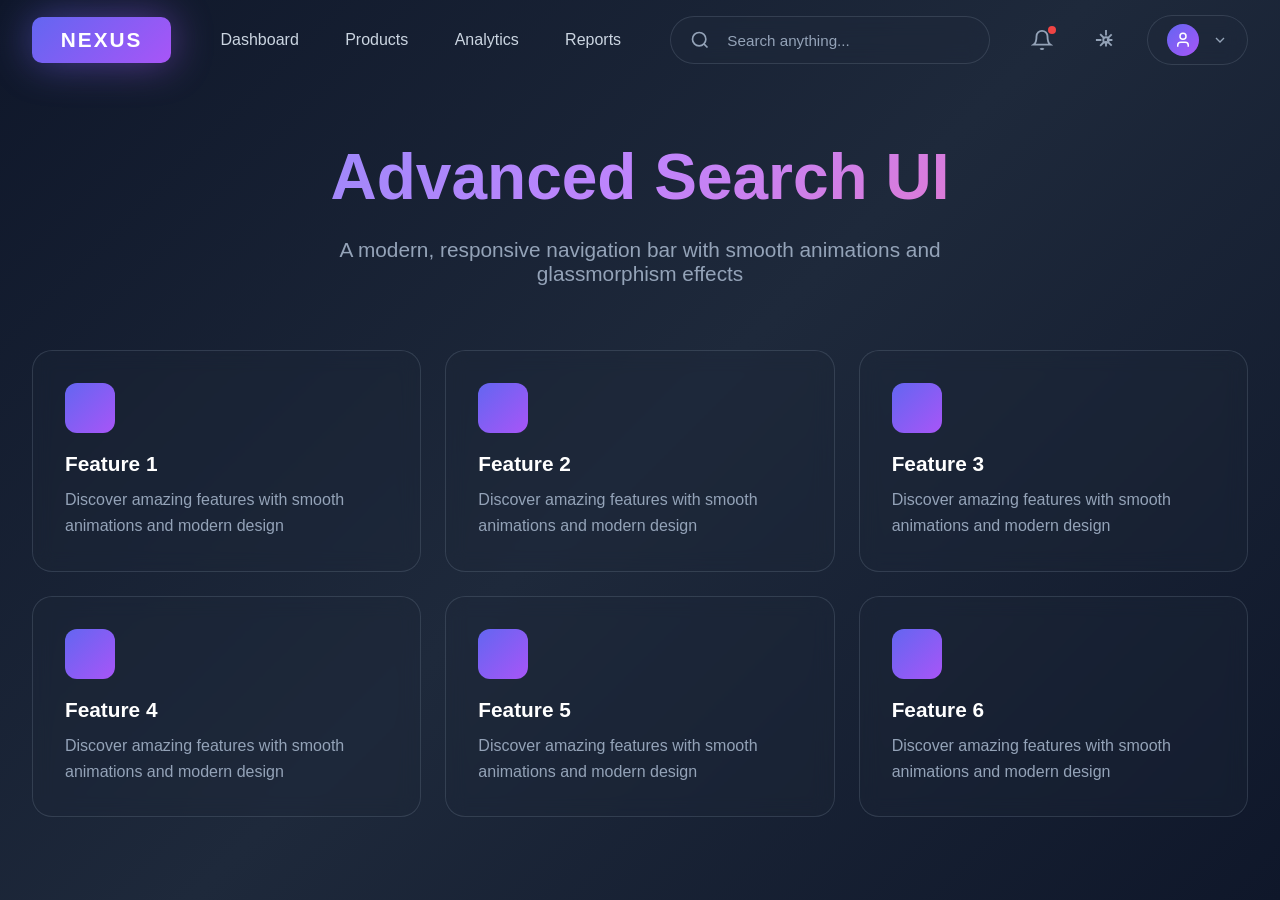
<file: Navbars/search_bar/search_bar.html>
<!DOCTYPE html>
<html lang="en">

<head>
    <meta charset="UTF-8">
    <meta name="viewport" content="width=device-width, initial-scale=1.0">
    <title>Advanced Search Navbar</title>
    <style>
        * {
            margin: 0;
            padding: 0;
            box-sizing: border-box;
        }

        body {
            font-family: -apple-system, BlinkMacSystemFont, 'Segoe UI', Roboto, Oxygen, Ubuntu, sans-serif;
            background: linear-gradient(135deg, #0f172a 0%, #1e293b 50%, #0f172a 100%);
            min-height: 100vh;
            overflow-x: hidden;
        }

        .navbar {
            position: fixed;
            top: 0;
            left: 0;
            right: 0;
            z-index: 1000;
            transition: all 0.5s cubic-bezier(0.4, 0, 0.2, 1);
        }

        .navbar.scrolled {
            background: rgba(15, 23, 42, 0.95);
            backdrop-filter: blur(20px);
            box-shadow: 0 20px 60px rgba(99, 102, 241, 0.1);
        }

        .nav-container {
            max-width: 1400px;
            margin: 0 auto;
            padding: 0 2rem;
            display: flex;
            align-items: center;
            justify-content: space-between;
            height: 80px;
        }

        .logo {
            position: relative;
            cursor: pointer;
            transition: transform 0.3s ease;
        }

        .logo:hover {
            transform: scale(1.05);
        }

        .logo-glow {
            position: absolute;
            inset: 0;
            background: linear-gradient(135deg, #6366f1, #a855f7);
            border-radius: 10px;
            filter: blur(20px);
            opacity: 0.5;
            transition: opacity 0.3s ease;
        }

        .logo:hover .logo-glow {
            opacity: 1;
        }

        .logo-text {
            position: relative;
            background: linear-gradient(135deg, #6366f1, #a855f7);
            color: white;
            padding: 0.7rem 1.8rem;
            border-radius: 10px;
            font-weight: 700;
            font-size: 1.3rem;
            letter-spacing: 2px;
        }

        .nav-links {
            display: flex;
            gap: 0.5rem;
            list-style: none;
        }

        .nav-links li {
            position: relative;
        }

        .nav-links a {
            position: relative;
            display: block;
            color: #cbd5e1;
            text-decoration: none;
            padding: 0.7rem 1.2rem;
            transition: color 0.3s ease;
            overflow: hidden;
        }

        .nav-links a::before {
            content: '';
            position: absolute;
            inset: 0;
            background: linear-gradient(90deg, transparent, rgba(99, 102, 241, 0.5), transparent);
            border-radius: 8px;
            opacity: 0;
            filter: blur(5px);
            transition: opacity 0.3s ease;
        }

        .nav-links a::after {
            content: '';
            position: absolute;
            bottom: 0;
            left: 0;
            right: 0;
            height: 2px;
            background: linear-gradient(90deg, #6366f1, #a855f7);
            transform: scaleX(0);
            transition: transform 0.3s ease;
        }

        .nav-links a:hover {
            color: white;
        }

        .nav-links a:hover::before {
            opacity: 1;
        }

        .nav-links a:hover::after {
            transform: scaleX(1);
        }

        .search-container {
            position: relative;
            transition: all 0.5s cubic-bezier(0.4, 0, 0.2, 1);
        }

        .search-wrapper {
            position: relative;
        }

        .search-input {
            width: 320px;
            background: rgba(30, 41, 59, 0.5);
            backdrop-filter: blur(10px);
            color: white;
            border: 1px solid rgba(148, 163, 184, 0.2);
            border-radius: 50px;
            padding: 0.9rem 1rem 0.9rem 3.5rem;
            font-size: 0.95rem;
            outline: none;
            transition: all 0.3s ease;
        }

        .search-input:focus {
            width: 420px;
            border-color: #6366f1;
            box-shadow: 0 0 0 3px rgba(99, 102, 241, 0.1);
        }

        .search-input::placeholder {
            color: #94a3b8;
        }

        .search-icon {
            position: absolute;
            left: 1.2rem;
            top: 50%;
            transform: translateY(-50%);
            color: #94a3b8;
            transition: color 0.3s ease;
            pointer-events: none;
        }

        .search-input:focus~.search-icon {
            color: #6366f1;
        }

        .search-glow {
            position: absolute;
            inset: 0;
            border-radius: 50px;
            background: linear-gradient(135deg, #6366f1, #a855f7);
            opacity: 0;
            filter: blur(25px);
            z-index: -1;
            transition: opacity 0.3s ease;
        }

        .search-input:focus~.search-glow {
            opacity: 0.3;
        }

        .search-active-indicator {
            position: absolute;
            right: 1.2rem;
            top: 50%;
            transform: translateY(-50%);
            width: 8px;
            height: 8px;
            background: #6366f1;
            border-radius: 50%;
            opacity: 0;
            animation: pulse 2s infinite;
        }

        .search-input:not(:placeholder-shown)~.search-active-indicator {
            opacity: 1;
        }

        @keyframes pulse {

            0%,
            100% {
                opacity: 1;
            }

            50% {
                opacity: 0.3;
            }
        }

        .nav-actions {
            display: flex;
            align-items: center;
            gap: 1.2rem;
        }

        .icon-btn {
            position: relative;
            width: 44px;
            height: 44px;
            background: transparent;
            border: none;
            color: #94a3b8;
            cursor: pointer;
            border-radius: 50%;
            display: flex;
            align-items: center;
            justify-content: center;
            transition: all 0.3s ease;
        }

        .icon-btn:hover {
            color: white;
        }

        .icon-btn::before {
            content: '';
            position: absolute;
            inset: 0;
            background: rgba(99, 102, 241, 0.2);
            border-radius: 50%;
            opacity: 0;
            filter: blur(15px);
            transition: opacity 0.3s ease;
        }

        .icon-btn:hover::before {
            opacity: 1;
        }

        .icon-btn.settings:hover svg {
            transform: rotate(90deg);
        }

        .icon-btn svg {
            transition: transform 0.5s ease;
        }

        .notification-badge {
            position: absolute;
            top: 8px;
            right: 8px;
            width: 8px;
            height: 8px;
            background: #ef4444;
            border-radius: 50%;
            animation: pulse 2s infinite;
        }

        .profile-btn {
            display: flex;
            align-items: center;
            gap: 0.8rem;
            background: rgba(30, 41, 59, 0.5);
            backdrop-filter: blur(10px);
            border: 1px solid rgba(148, 163, 184, 0.2);
            border-radius: 50px;
            padding: 0.5rem 1.2rem;
            cursor: pointer;
            transition: all 0.3s ease;
        }

        .profile-btn:hover {
            border-color: rgba(99, 102, 241, 0.5);
        }

        .profile-avatar {
            width: 32px;
            height: 32px;
            background: linear-gradient(135deg, #6366f1, #a855f7);
            border-radius: 50%;
            display: flex;
            align-items: center;
            justify-content: center;
            transition: transform 0.3s ease;
        }

        .profile-btn:hover .profile-avatar {
            transform: scale(1.1);
        }

        .profile-avatar svg {
            color: white;
        }

        .chevron {
            color: #94a3b8;
            transition: transform 0.3s ease;
        }

        .profile-btn.active .chevron {
            transform: rotate(180deg);
        }

        .profile-dropdown {
            position: absolute;
            top: calc(100% + 0.5rem);
            right: 0;
            width: 240px;
            background: rgba(30, 41, 59, 0.95);
            backdrop-filter: blur(20px);
            border: 1px solid rgba(148, 163, 184, 0.2);
            border-radius: 16px;
            overflow: hidden;
            opacity: 0;
            visibility: hidden;
            transform: translateY(-10px);
            transition: all 0.3s ease;
            box-shadow: 0 20px 60px rgba(0, 0, 0, 0.5);
        }

        .profile-dropdown.active {
            opacity: 1;
            visibility: visible;
            transform: translateY(0);
        }

        .dropdown-header {
            padding: 1.2rem;
            border-bottom: 1px solid rgba(148, 163, 184, 0.2);
        }

        .dropdown-name {
            color: white;
            font-weight: 600;
            margin-bottom: 0.3rem;
        }

        .dropdown-email {
            color: #94a3b8;
            font-size: 0.85rem;
        }

        .dropdown-menu {
            padding: 0.5rem;
        }

        .dropdown-item {
            display: block;
            padding: 0.8rem 1rem;
            color: #cbd5e1;
            text-decoration: none;
            border-radius: 8px;
            transition: all 0.2s ease;
        }

        .dropdown-item:hover {
            color: white;
            background: rgba(148, 163, 184, 0.1);
        }

        .mobile-toggle {
            display: none;
            background: transparent;
            border: none;
            color: #94a3b8;
            cursor: pointer;
            padding: 0.5rem;
        }

        .mobile-toggle:hover {
            color: white;
        }

        .mobile-menu {
            display: none;
            max-height: 0;
            overflow: hidden;
            background: rgba(15, 23, 42, 0.95);
            backdrop-filter: blur(20px);
            border-top: 1px solid rgba(148, 163, 184, 0.1);
            transition: max-height 0.5s ease, opacity 0.5s ease;
            opacity: 0;
        }

        .mobile-menu.active {
            display: block;
            max-height: 600px;
            opacity: 1;
        }

        .mobile-menu-content {
            padding: 1.5rem 2rem;
        }

        .mobile-search {
            position: relative;
            margin-bottom: 1.5rem;
        }

        .mobile-search input {
            width: 100%;
        }

        .mobile-nav-links {
            list-style: none;
        }

        .mobile-nav-links li {
            margin-bottom: 0.5rem;
        }

        .mobile-nav-links a {
            display: block;
            padding: 0.8rem 1rem;
            color: #cbd5e1;
            text-decoration: none;
            border-radius: 8px;
            transition: all 0.2s ease;
        }

        .mobile-nav-links a:hover {
            color: white;
            background: rgba(30, 41, 59, 0.5);
        }

        .demo-content {
            padding: 140px 2rem 80px;
            max-width: 1400px;
            margin: 0 auto;
        }

        .demo-header {
            text-align: center;
            margin-bottom: 4rem;
        }

        .demo-title {
            font-size: 4rem;
            font-weight: 700;
            background: linear-gradient(135deg, #818cf8, #c084fc, #f472b6);
            -webkit-background-clip: text;
            -webkit-text-fill-color: transparent;
            background-clip: text;
            margin-bottom: 1.5rem;
        }

        .demo-subtitle {
            font-size: 1.3rem;
            color: #94a3b8;
            max-width: 700px;
            margin: 0 auto;
        }

        .demo-grid {
            display: grid;
            grid-template-columns: repeat(auto-fit, minmax(320px, 1fr));
            gap: 1.5rem;
        }

        .demo-card {
            position: relative;
            background: rgba(30, 41, 59, 0.3);
            backdrop-filter: blur(10px);
            border: 1px solid rgba(148, 163, 184, 0.2);
            border-radius: 20px;
            padding: 2rem;
            overflow: hidden;
            transition: all 0.3s ease;
        }

        .demo-card::before {
            content: '';
            position: absolute;
            inset: 0;
            background: linear-gradient(135deg, rgba(99, 102, 241, 0.1), rgba(168, 85, 247, 0.1));
            opacity: 0;
            transition: opacity 0.3s ease;
        }

        .demo-card:hover {
            border-color: rgba(99, 102, 241, 0.5);
        }

        .demo-card:hover::before {
            opacity: 1;
        }

        .card-icon {
            position: relative;
            width: 50px;
            height: 50px;
            background: linear-gradient(135deg, #6366f1, #a855f7);
            border-radius: 12px;
            margin-bottom: 1.2rem;
            transition: transform 0.3s ease;
        }

        .demo-card:hover .card-icon {
            transform: scale(1.1);
        }

        .card-title {
            position: relative;
            color: white;
            font-size: 1.3rem;
            font-weight: 600;
            margin-bottom: 0.7rem;
        }

        .card-text {
            position: relative;
            color: #94a3b8;
            line-height: 1.6;
        }

        @media (max-width: 768px) {

            .nav-links,
            .search-container,
            .nav-actions {
                display: none;
            }

            .mobile-toggle {
                display: block;
            }

            .demo-title {
                font-size: 2.5rem;
            }

            .demo-subtitle {
                font-size: 1.1rem;
            }

            .nav-container {
                height: 70px;
            }

            .demo-content {
                padding-top: 120px;
            }
        }
    </style>
</head>

<body>
    <nav class="navbar" id="navbar">
        <div class="nav-container">
            <div class="logo">
                <div class="logo-glow"></div>
                <div class="logo-text">NEXUS</div>
            </div>

            <ul class="nav-links">
                <li><a href="#">Dashboard</a></li>
                <li><a href="#">Products</a></li>
                <li><a href="#">Analytics</a></li>
                <li><a href="#">Reports</a></li>
            </ul>

            <div class="search-container">
                <div class="search-wrapper">
                    <input type="text" class="search-input" placeholder="Search anything..." id="searchInput">
                    <svg class="search-icon" width="20" height="20" viewBox="0 0 24 24" fill="none"
                        stroke="currentColor" stroke-width="2">
                        <circle cx="11" cy="11" r="8"></circle>
                        <path d="m21 21-4.35-4.35"></path>
                    </svg>
                    <div class="search-active-indicator"></div>
                    <div class="search-glow"></div>
                </div>
            </div>

            <div class="nav-actions">
                <button class="icon-btn">
                    <svg width="22" height="22" viewBox="0 0 24 24" fill="none" stroke="currentColor" stroke-width="2">
                        <path d="M6 8a6 6 0 0 1 12 0c0 7 3 9 3 9H3s3-2 3-9"></path>
                        <path d="M10.3 21a1.94 1.94 0 0 0 3.4 0"></path>
                    </svg>
                    <div class="notification-badge"></div>
                </button>

                <button class="icon-btn settings">
                    <svg width="22" height="22" viewBox="0 0 24 24" fill="none" stroke="currentColor" stroke-width="2">
                        <circle cx="12" cy="12" r="3"></circle>
                        <path
                            d="M12 1v6m0 6v6M5.6 5.6l4.2 4.2m4.2 4.2l4.2 4.2M1 12h6m6 0h6M5.6 18.4l4.2-4.2m4.2-4.2l4.2-4.2">
                        </path>
                    </svg>
                </button>

                <div style="position: relative;">
                    <button class="profile-btn" id="profileBtn">
                        <div class="profile-avatar">
                            <svg width="18" height="18" viewBox="0 0 24 24" fill="none" stroke="currentColor"
                                stroke-width="2">
                                <path d="M19 21v-2a4 4 0 0 0-4-4H9a4 4 0 0 0-4 4v2"></path>
                                <circle cx="12" cy="7" r="4"></circle>
                            </svg>
                        </div>
                        <svg class="chevron" width="16" height="16" viewBox="0 0 24 24" fill="none"
                            stroke="currentColor" stroke-width="2">
                            <polyline points="6 9 12 15 18 9"></polyline>
                        </svg>
                    </button>

                    <div class="profile-dropdown" id="profileDropdown">
                        <div class="dropdown-header">
                            <div class="dropdown-name">John Doe</div>
                            <div class="dropdown-email">john@example.com</div>
                        </div>
                        <div class="dropdown-menu">
                            <a href="#" class="dropdown-item">Profile</a>
                            <a href="#" class="dropdown-item">Settings</a>
                            <a href="#" class="dropdown-item">Billing</a>
                            <a href="#" class="dropdown-item">Logout</a>
                        </div>
                    </div>
                </div>
            </div>

            <button class="mobile-toggle" id="mobileToggle">
                <svg width="24" height="24" viewBox="0 0 24 24" fill="none" stroke="currentColor" stroke-width="2">
                    <line x1="3" y1="12" x2="21" y2="12"></line>
                    <line x1="3" y1="6" x2="21" y2="6"></line>
                    <line x1="3" y1="18" x2="21" y2="18"></line>
                </svg>
            </button>
        </div>

        <div class="mobile-menu" id="mobileMenu">
            <div class="mobile-menu-content">
                <div class="mobile-search">
                    <div class="search-wrapper">
                        <input type="text" class="search-input" placeholder="Search...">
                        <svg class="search-icon" width="20" height="20" viewBox="0 0 24 24" fill="none"
                            stroke="currentColor" stroke-width="2">
                            <circle cx="11" cy="11" r="8"></circle>
                            <path d="m21 21-4.35-4.35"></path>
                        </svg>
                    </div>
                </div>
                <ul class="mobile-nav-links">
                    <li><a href="#">Dashboard</a></li>
                    <li><a href="#">Products</a></li>
                    <li><a href="#">Analytics</a></li>
                    <li><a href="#">Reports</a></li>
                </ul>
            </div>
        </div>
    </nav>

    <div class="demo-content">
        <div class="demo-header">
            <h1 class="demo-title">Advanced Search UI</h1>
            <p class="demo-subtitle">A modern, responsive navigation bar with smooth animations and glassmorphism
                effects</p>
        </div>

        <div class="demo-grid">
            <div class="demo-card">
                <div class="card-icon"></div>
                <h3 class="card-title">Feature 1</h3>
                <p class="card-text">Discover amazing features with smooth animations and modern design</p>
            </div>
            <div class="demo-card">
                <div class="card-icon"></div>
                <h3 class="card-title">Feature 2</h3>
                <p class="card-text">Discover amazing features with smooth animations and modern design</p>
            </div>
            <div class="demo-card">
                <div class="card-icon"></div>
                <h3 class="card-title">Feature 3</h3>
                <p class="card-text">Discover amazing features with smooth animations and modern design</p>
            </div>
            <div class="demo-card">
                <div class="card-icon"></div>
                <h3 class="card-title">Feature 4</h3>
                <p class="card-text">Discover amazing features with smooth animations and modern design</p>
            </div>
            <div class="demo-card">
                <div class="card-icon"></div>
                <h3 class="card-title">Feature 5</h3>
                <p class="card-text">Discover amazing features with smooth animations and modern design</p>
            </div>
            <div class="demo-card">
                <div class="card-icon"></div>
                <h3 class="card-title">Feature 6</h3>
                <p class="card-text">Discover amazing features with smooth animations and modern design</p>
            </div>
        </div>
    </div>

    <script>
        // Navbar scroll effect
        const navbar = document.getElementById('navbar');
        window.addEventListener('scroll', () => {
            if (window.scrollY > 20) {
                navbar.classList.add('scrolled');
            } else {
                navbar.classList.remove('scrolled');
            }
        });

        // Profile dropdown
        const profileBtn = document.getElementById('profileBtn');
        const profileDropdown = document.getElementById('profileDropdown');

        profileBtn.addEventListener('click', (e) => {
            e.stopPropagation();
            profileBtn.classList.toggle('active');
            profileDropdown.classList.toggle('active');
        });

        document.addEventListener('click', () => {
            profileBtn.classList.remove('active');
            profileDropdown.classList.remove('active');
        });

        profileDropdown.addEventListener('click', (e) => {
            e.stopPropagation();
        });

        // Mobile menu toggle
        const mobileToggle = document.getElementById('mobileToggle');
        const mobileMenu = document.getElementById('mobileMenu');

        mobileToggle.addEventListener('click', () => {
            mobileMenu.classList.toggle('active');
        });
    </script>
</body>

</html>
</file>
